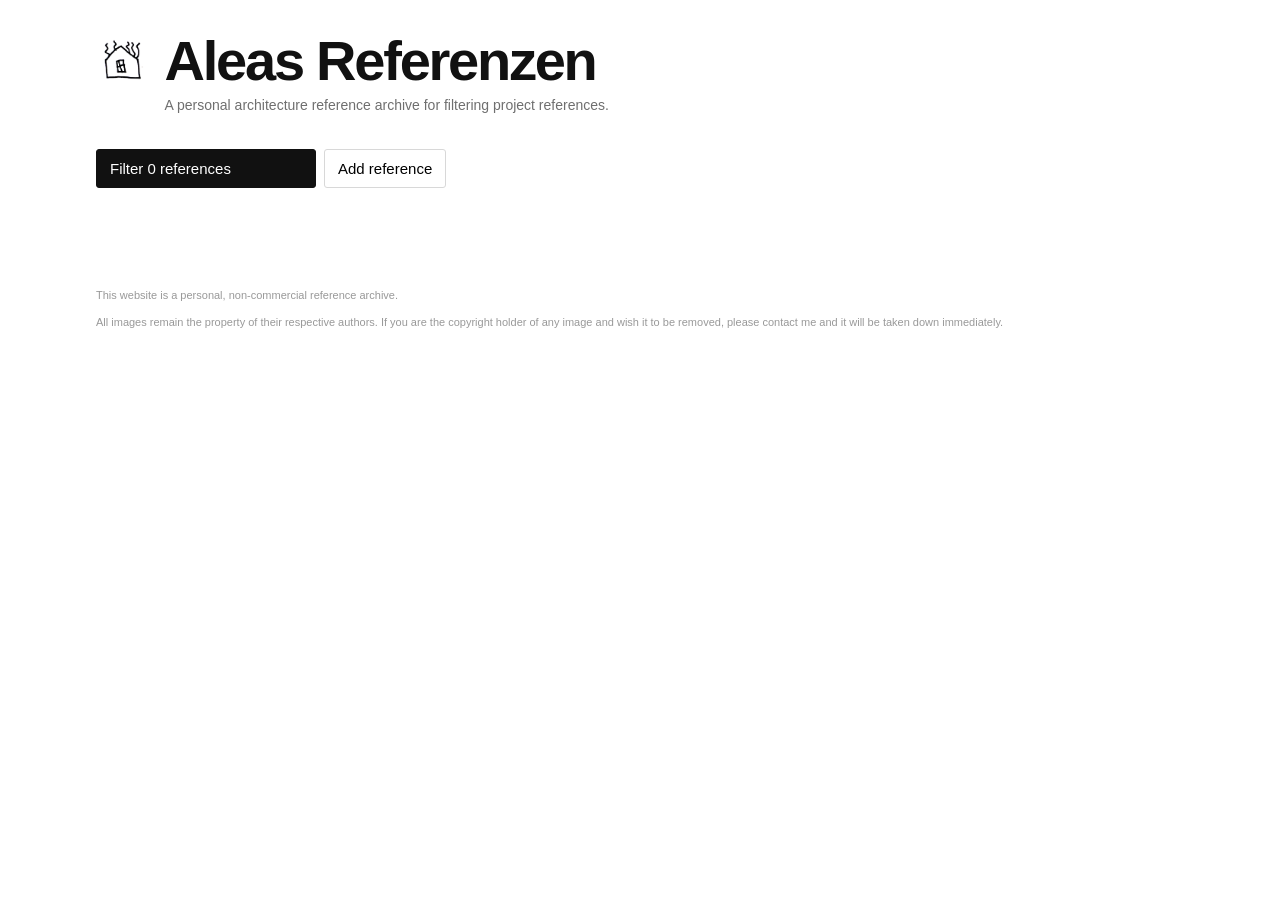
<file: index.html>
<!DOCTYPE html>
<html lang="en">
<head>
  <meta name="robots" content="noindex, nofollow">
  <meta charset="UTF-8">
  <meta name="viewport" content="width=device-width, initial-scale=1.0">
  <title>Aleas Referenzen</title>
  <link rel="stylesheet" href="style.css">
</head>
<body>

  <div class="header">
    <img src="images/logo.png" class="logo">
    <div>
      <h1>Aleas Referenzen</h1>
      <p class="site-intro">A personal architecture reference archive for filtering project references.</p>
    </div>
  </div>

  <nav class="page-actions" aria-label="Page actions">
    <button id="imageCount" class="filter-toggle" type="button">81 references</button>
    <a class="button-link" href="submit.html">Add reference</a>
  </nav>

  <div class="filters">
    <div class="filter-toolbar">
      <div class="tag-search">
        <label for="filterTagSearch">Search tags</label>
        <input id="filterTagSearch" type="search" autocomplete="off" placeholder="type a tag">
        <div id="filterTagSuggestions" class="tag-suggestions"></div>
      </div>
      <div class="tag-search project-search">
        <label for="filterProjectSearch">Search projects</label>
        <input id="filterProjectSearch" type="search" autocomplete="off" placeholder="Project, author, tag, or place">
        <div id="filterProjectResults" class="project-check-results project-search-results" aria-live="polite"></div>
      </div>
      <button id="clearFilters" type="button">Deselect all</button>
      <button id="pdfButton" class="filter-toggle" type="button">Export PDF with current filters</button>
    </div>

    <div class="filter-group" data-group="Author">
      <h2>Author</h2>
      <div class="buttons"></div>
    </div>

    <div class="filter-group" data-group="Location">
      <h2>Location</h2>
      <div class="buttons"></div>
    </div>

    <div class="filter-group" data-group="Typology">
      <h2>Typology</h2>
      <div class="buttons"></div>
    </div>

    <div class="filter-group" data-group="Elements">
      <h2>Elements</h2>
      <div class="buttons"></div>
    </div>

    <div class="filter-group" data-group="Material">
      <h2>Material</h2>
      <div class="buttons"></div>
    </div>

    <div class="filter-group more-filter" data-group="Wer hats mir gezeigt?">
      <h2>Shown by</h2>
      <div class="buttons"></div>
    </div>

    <div class="filter-group more-filter" data-group="Style">
      <h2>Style</h2>
      <div class="buttons"></div>
    </div>

    <div class="filter-group more-filter" data-group="Form">
      <h2>Form</h2>
      <div class="buttons"></div>
    </div>

    <div class="filter-group more-filter" data-group="Color">
      <h2>Color</h2>
      <div class="buttons"></div>
    </div>

    <div class="filter-group more-filter" data-group="Other">
      <h2>Other</h2>
      <div class="buttons"></div>
    </div>

  </div>

  <div id="printTags"></div>
  <div id="printPages"></div>

  <div class="gallery"></div>



  <footer class="disclaimer">
    <p>This website is a personal, non-commercial reference archive.</p>
    <p>All images remain the property of their respective authors. If you are the copyright holder of any image and wish it to be removed, please contact me and it will be taken down immediately.</p>
  </footer>

<script src="supabase-config.js"></script>
<script src="script.js"></script>

</body>
</html>
</file>
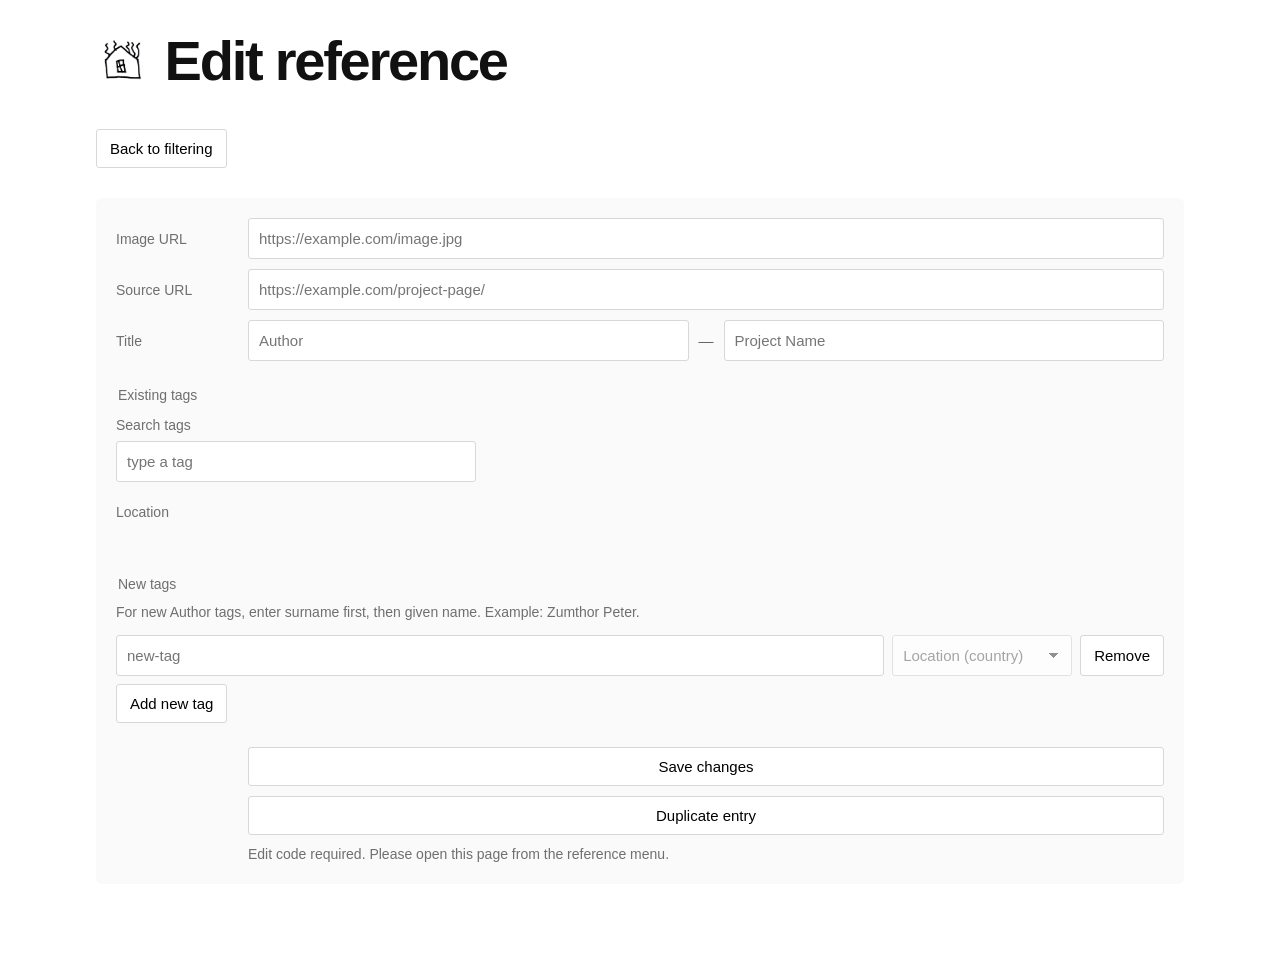
<file: edit.html>
<!DOCTYPE html>
<html lang="en">
<head>
  <meta name="robots" content="noindex, nofollow">
  <meta charset="UTF-8">
  <meta name="viewport" content="width=device-width, initial-scale=1.0">
  <title>Edit reference</title>
  <link rel="stylesheet" href="style.css">
</head>
<body class="submit-page edit-page">

  <div class="header">
    <img src="images/logo.png" class="logo">
    <h1>Edit reference</h1>
  </div>

  <nav class="page-actions" aria-label="Page actions">
    <a class="button-link" href="index.html">Back to filtering</a>
  </nav>

  <section class="submit-reference">
    <form id="submitForm">
      <label for="submitImage">Image URL</label>
      <input id="submitImage" name="image" type="url" required placeholder="https://example.com/image.jpg">

      <label for="submitSource">Source URL</label>
      <input id="submitSource" name="source" type="url" placeholder="https://example.com/project-page/">

      <label>Title</label>
      <div class="title-row submit-title-row">
        <input id="submitTitleAuthor" name="title_author" required placeholder="Author">
        <span class="title-separator">—</span>
        <input id="submitTitleProject" name="title_project" required placeholder="Project Name">
      </div>

      <fieldset class="submit-tags">
        <legend>Existing tags</legend>
        <div class="tag-search submit-tag-search">
          <label for="submitTagSearch">Search tags</label>
          <input id="submitTagSearch" type="search" autocomplete="off" placeholder="type a tag">
          <div id="submitTagSuggestions" class="tag-suggestions"></div>
        </div>
        <div id="submitTagGroups"></div>
      </fieldset>

      <fieldset class="submit-tags">
        <legend>New tags</legend>
        <p class="submit-help">For new Author tags, enter surname first, then given name. Example: Zumthor Peter.</p>
        <div id="newSubmitTagRows"></div>
        <button id="addSubmitTagRow" type="button">Add new tag</button>
      </fieldset>

      <button type="submit">Save changes</button>
      <button id="duplicateReference" type="button">Duplicate entry</button>
      <p id="submitStatus" aria-live="polite"></p>
    </form>
  </section>

  <script src="supabase-config.js"></script>
  <script src="script.js"></script>

</body>
</html>
</file>
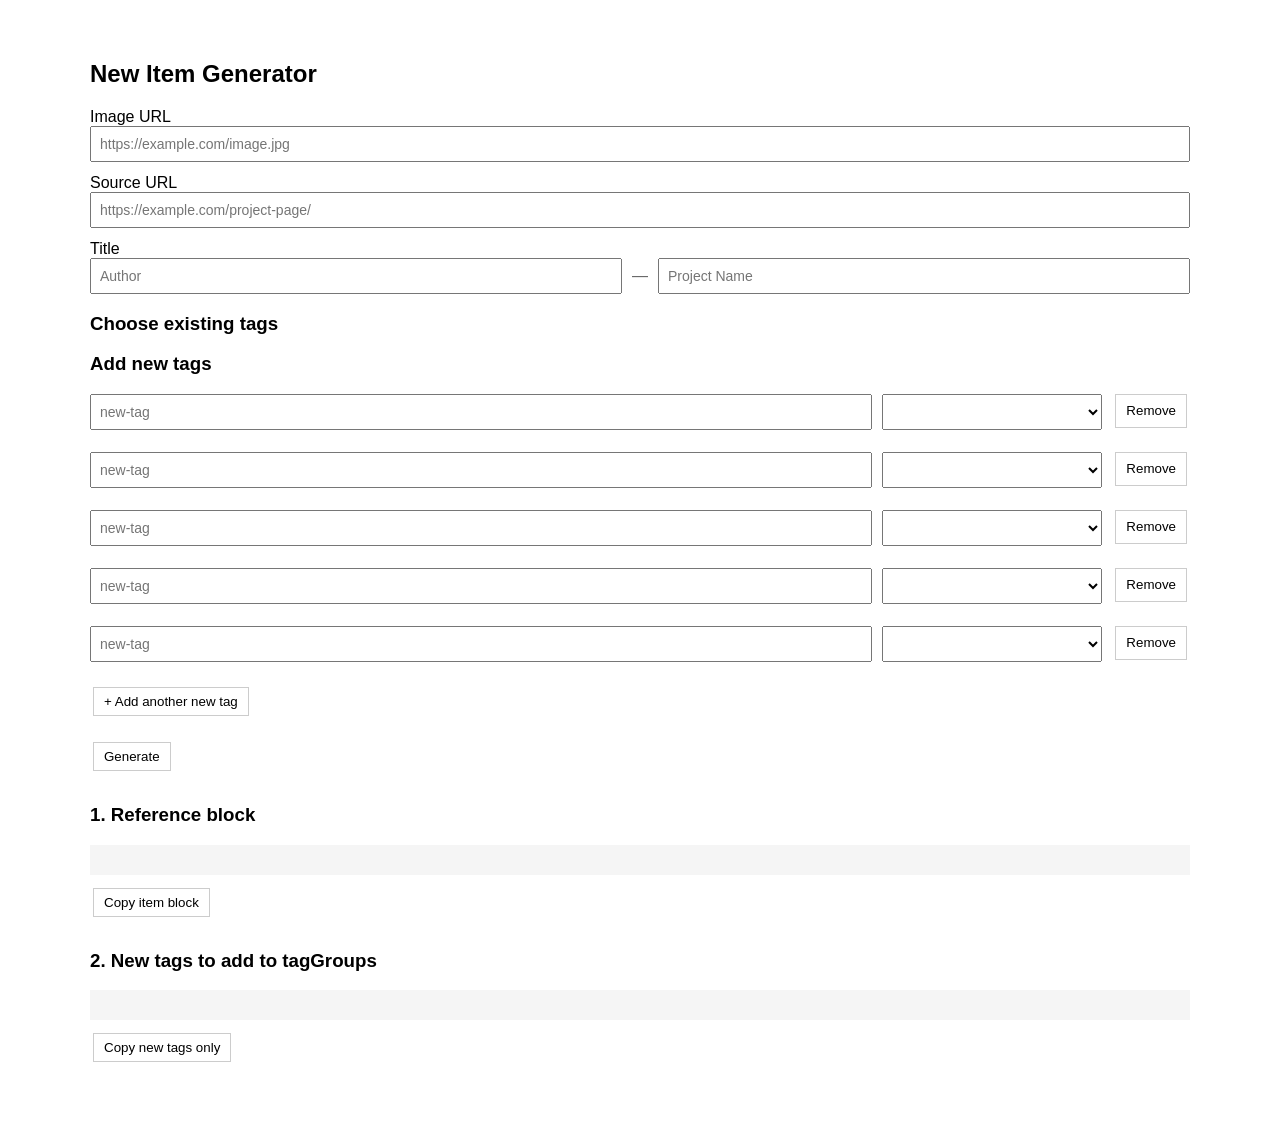
<file: helper.html>
<!DOCTYPE html>
<html lang="en">
<head>
  <meta charset="UTF-8">
  <meta name="viewport" content="width=device-width, initial-scale=1.0">
  <title>Item Generator</title>

  <style>
    body {
      font-family: Arial, sans-serif;
      padding: 40px;
      max-width: 1100px;
      margin: auto;
    }

    input, select {
      width: 100%;
      margin-bottom: 12px;
      padding: 8px;
      font-size: 14px;
      box-sizing: border-box;
    }

    button {
      padding: 6px 10px;
      cursor: pointer;
      border: 1px solid #ccc;
      background: white;
      margin: 3px;
    }

    button.selected {
      background: black;
      color: white;
    }

    .tag-group {
      margin-bottom: 20px;
    }

    .tag-group h3 {
      margin-bottom: 8px;
      font-size: 16px;
    }

    .new-tag-row {
      display: grid;
      grid-template-columns: 1fr 220px auto;
      gap: 10px;
      margin-bottom: 10px;
      align-items: start;
    }

    .title-row {
      display: grid;
      grid-template-columns: 1fr auto 1fr;
      gap: 10px;
      align-items: center;
      margin-bottom: 12px;
    }

    .title-row input {
      margin-bottom: 0;
    }

    .title-separator {
      color: #666;
    }

    .new-tag-row button {
      margin-top: 0;
      height: 34px;
    }

    pre {
      background: #f5f5f5;
      padding: 15px;
      white-space: pre-wrap;
      word-break: break-word;
      margin-bottom: 10px;
    }

    .output-section {
      margin-top: 30px;
      margin-bottom: 30px;
    }

    .helper-row {
      margin-bottom: 20px;
    }

    @media (max-width: 700px) {
      body {
        padding: 20px;
      }

      .new-tag-row,
      .title-row {
        grid-template-columns: 1fr;
      }

      .title-separator {
        display: none;
      }
    }
  </style>
</head>
<body>

  <h2>New Item Generator</h2>

  <label for="image">Image URL</label>
  <input id="image" type="url" placeholder="https://example.com/image.jpg">

  <label for="source">Source URL</label>
  <input id="source" type="url" placeholder="https://example.com/project-page/">

  <label>Title</label>
  <div class="title-row">
    <input id="titleAuthor" placeholder="Author">
    <span class="title-separator">—</span>
    <input id="titleProject" placeholder="Project Name">
  </div>

  <h3>Choose existing tags</h3>
  <div id="tagButtons"></div>

  <h3>Add new tags</h3>
  <div id="newTagRows"></div>

  <div class="helper-row">
    <button type="button" onclick="addNewTagRow()">+ Add another new tag</button>
  </div>

  <button type="button" onclick="generate()">Generate</button>

  <div class="output-section">
    <h3>1. Reference block</h3>
    <pre id="itemOutput"></pre>
    <button type="button" onclick="copyText('itemOutput')">Copy item block</button>
  </div>

  <div class="output-section">
    <h3>2. New tags to add to tagGroups</h3>
    <pre id="tagOutput"></pre>
    <button type="button" onclick="copyText('tagOutput')">Copy new tags only</button>
  </div>

  <script>
    const tagGroups = {};

    const selectedTags = new Set();
    let latestNewTagsOnly = "";

    createTagButtons();

    for (let i = 0; i < 5; i++) {
      addNewTagRow();
    }

    function flattenTags(groupData) {
      if (Array.isArray(groupData) && Array.isArray(groupData[0])) {
        return groupData.flat();
      }

      return groupData;
    }

    function getCategories() {
      return Object.keys(tagGroups);
    }

    function addNewTagRow() {
      const wrapper = document.getElementById("newTagRows");

      const row = document.createElement("div");
      row.className = "new-tag-row";

      const input = document.createElement("input");
      input.className = "newTagInput";
      input.placeholder = "new-tag";

      const select = document.createElement("select");
      select.className = "newTagCategory";

      getCategories().forEach(category => {
        const option = document.createElement("option");
        option.value = category;
        option.textContent = category;
        select.appendChild(option);
      });

      const removeButton = document.createElement("button");
      removeButton.type = "button";
      removeButton.textContent = "Remove";
      removeButton.onclick = () => row.remove();

      row.appendChild(input);
      row.appendChild(select);
      row.appendChild(removeButton);

      wrapper.appendChild(row);
    }

    function createTagButtons() {
      const wrapper = document.getElementById("tagButtons");
      wrapper.innerHTML = "";

      Object.entries(tagGroups).forEach(([groupName, groupData]) => {
        const group = document.createElement("div");
        group.className = "tag-group";

        const title = document.createElement("h3");
        title.textContent = groupName;
        group.appendChild(title);

        const tags = [...new Set(flattenTags(groupData))];

        const sortedTags = tags.sort((a, b) =>
          a.localeCompare(b, "en", { sensitivity: "base" })
        );

        sortedTags.forEach(tag => {
          const button = document.createElement("button");
          button.type = "button";
          button.textContent = tag;
          button.dataset.tag = tag;

          button.addEventListener("click", () => {
            if (selectedTags.has(tag)) {
              selectedTags.delete(tag);
              button.classList.remove("selected");
            } else {
              selectedTags.add(tag);
              button.classList.add("selected");
            }
          });

          group.appendChild(button);
        });

        wrapper.appendChild(group);
      });
    }

    function cleanTag(tag) {
      return tag
        .trim()
        .toLowerCase()
        .replace(/\s+/g, "-")
        .replace(/-+/g, "-")
        .replace(/^-|-$/g, "");
    }

    function escapeString(value) {
      return value
        .replaceAll("\\", "\\\\")
        .replaceAll('"', '\\"');
    }

    function generate() {
      const image = document.getElementById("image").value.trim();
      const source = document.getElementById("source").value.trim();
      const titleAuthor = document.getElementById("titleAuthor").value.trim();
      const titleProject = document.getElementById("titleProject").value.trim();
      const title = [titleAuthor, titleProject].filter(Boolean).join("  —  ");

      const newTagRows = document.querySelectorAll(".new-tag-row");

      const newTagsByCategory = {};
      const newTags = [];

      newTagRows.forEach(row => {
        const input = row.querySelector(".newTagInput");
        const select = row.querySelector(".newTagCategory");

        const cleaned = cleanTag(input.value);
        if (!cleaned) return;

        const category = select.value;
        const existingTags = flattenTags(tagGroups[category]);

        newTags.push(cleaned);

        if (!newTagsByCategory[category]) {
          newTagsByCategory[category] = [];
        }

        if (!existingTags.includes(cleaned)) {
          newTagsByCategory[category].push(cleaned);
        }
      });

      const allTags = [...new Set([...selectedTags, ...newTags])];

      const itemResult = `{
  image: "${escapeString(image)}",
  source: "${escapeString(source)}",
  title: "${escapeString(title)}",
  tags: [${allTags.map(tag => `"${tag}"`).join(", ")}]
},`;

      const onlyNewTags = [];

      Object.values(newTagsByCategory).forEach(tags => {
        tags.forEach(tag => {
          if (!onlyNewTags.includes(tag)) {
            onlyNewTags.push(tag);
          }
        });
      });

      latestNewTagsOnly = onlyNewTags.map(tag => `"${tag}"`).join(", ");

      let tagResult = "";

      Object.entries(newTagsByCategory).forEach(([category, tags]) => {
        const uniqueTags = [...new Set(tags)];

        if (uniqueTags.length === 0) return;

        tagResult += `${category}: ${uniqueTags.map(tag => `"${tag}"`).join(", ")}\n`;
      });

      if (!tagResult) {
        tagResult = "No new category tags needed.";
        latestNewTagsOnly = "";
      }

      document.getElementById("itemOutput").textContent = itemResult;
      document.getElementById("tagOutput").textContent = tagResult;
    }

    async function copyText(id) {
      let text;

      if (id === "tagOutput") {
        text = latestNewTagsOnly;
      } else {
        text = document.getElementById(id).textContent;
      }

      if (navigator.clipboard) {
        try {
          await navigator.clipboard.writeText(text);
          return;
        } catch (error) {
          // Fall back for local file previews or denied clipboard permissions.
        }
      }

      const textarea = document.createElement("textarea");
      textarea.value = text;
      textarea.setAttribute("readonly", "");
      textarea.style.position = "fixed";
      textarea.style.left = "-9999px";
      document.body.appendChild(textarea);
      textarea.select();
      document.execCommand("copy");
      textarea.remove();
    }
  </script>

</body>
</html>
</file>
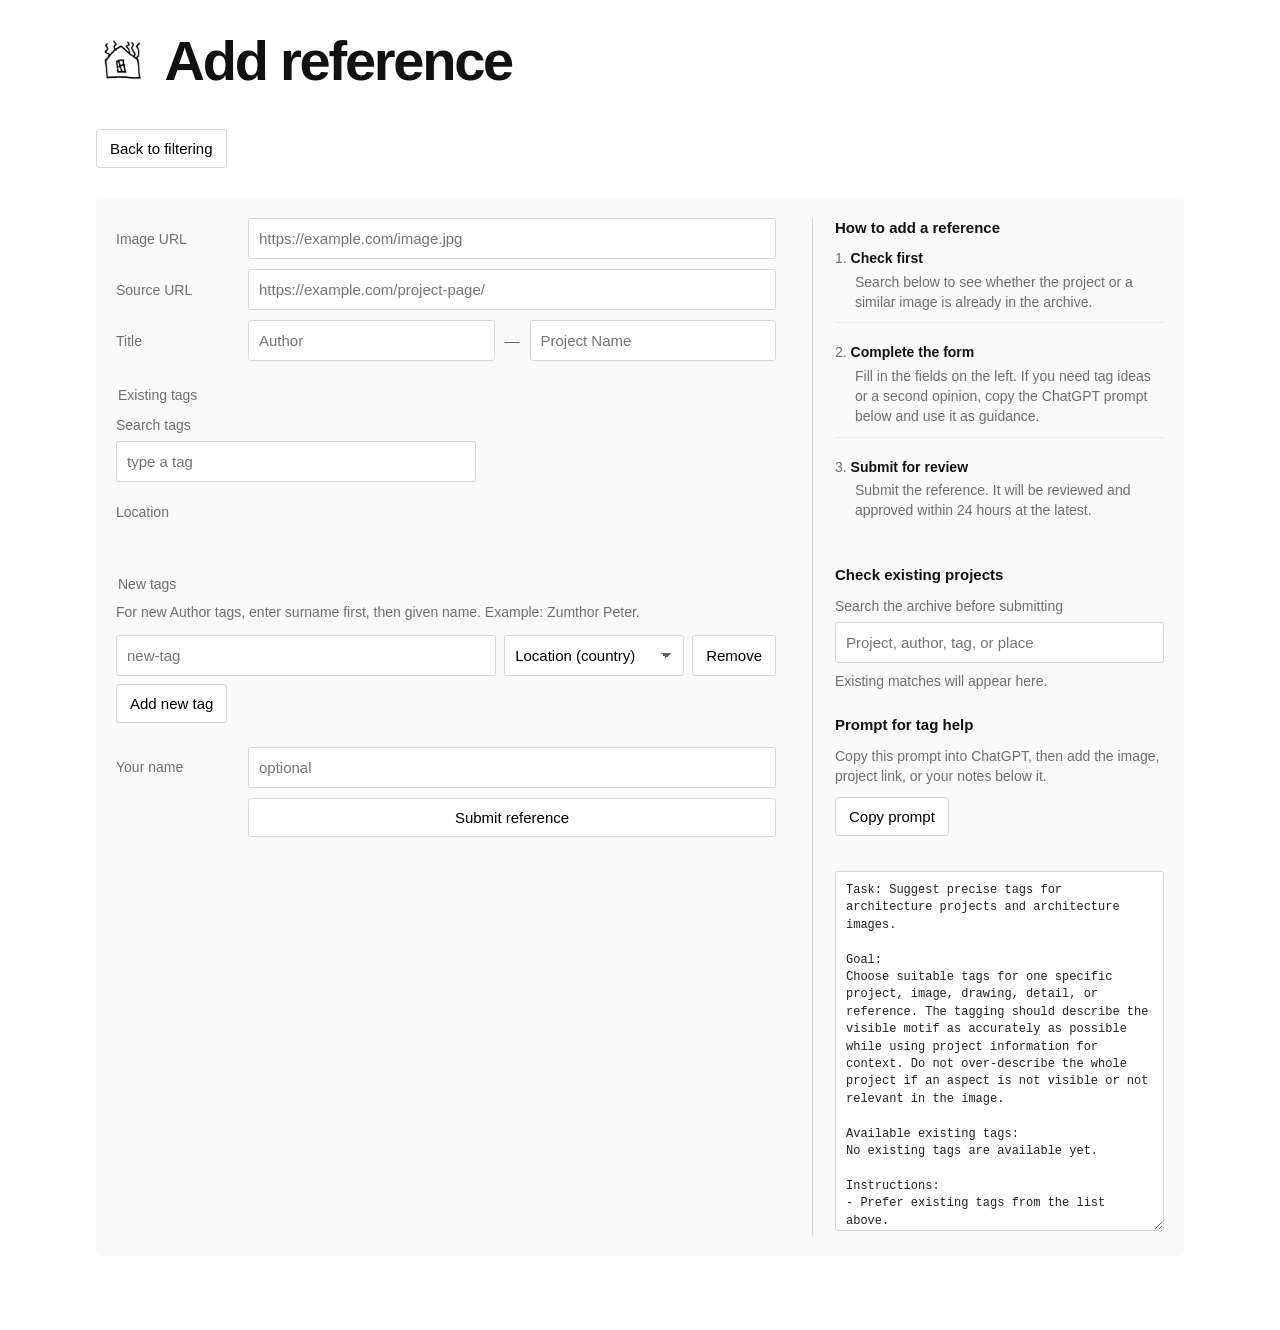
<file: submit.html>
<!DOCTYPE html>
<html lang="en">
<head>
  <meta name="robots" content="noindex, nofollow">
  <meta charset="UTF-8">
  <meta name="viewport" content="width=device-width, initial-scale=1.0">
  <title>Add reference</title>
  <link rel="stylesheet" href="style.css">
</head>
<body class="submit-page">

  <div class="header">
    <img src="images/logo.png" class="logo">
    <h1>Add reference</h1>
  </div>

  <nav class="page-actions" aria-label="Page actions">
    <a class="button-link" href="index.html">Back to filtering</a>
  </nav>

  <section class="submit-reference">
    <div class="submit-layout">
      <form id="submitForm">
        <label for="submitImage">Image URL</label>
        <input id="submitImage" name="image" type="url" required placeholder="https://example.com/image.jpg">

        <label for="submitSource">Source URL</label>
        <input id="submitSource" name="source" type="url" placeholder="https://example.com/project-page/">

        <label>Title</label>
        <div class="title-row submit-title-row">
          <input id="submitTitleAuthor" name="title_author" required placeholder="Author">
          <span class="title-separator">—</span>
          <input id="submitTitleProject" name="title_project" required placeholder="Project Name">
        </div>

        <fieldset class="submit-tags">
          <legend>Existing tags</legend>
          <div class="tag-search submit-tag-search">
            <label for="submitTagSearch">Search tags</label>
            <input id="submitTagSearch" type="search" autocomplete="off" placeholder="type a tag">
            <div id="submitTagSuggestions" class="tag-suggestions"></div>
          </div>
          <div id="submitTagGroups"></div>
        </fieldset>

        <fieldset class="submit-tags">
          <legend>New tags</legend>
          <p class="submit-help">For new Author tags, enter surname first, then given name. Example: Zumthor Peter.</p>
          <div id="newSubmitTagRows"></div>
          <button id="addSubmitTagRow" type="button">Add new tag</button>
        </fieldset>

        <label for="submitterName">Your name</label>
        <input id="submitterName" name="submitter_name" placeholder="optional" autocomplete="off">

        <button type="submit">Submit reference</button>
        <p id="submitStatus" aria-live="polite"></p>
      </form>

      <aside class="submit-guide" aria-labelledby="submitGuideTitle">
        <h2 id="submitGuideTitle">How to add a reference</h2>
        <ol class="guide-steps">
          <li>
            <strong>Check first</strong>
            <span>Search below to see whether the project or a similar image is already in the archive.</span>
          </li>
          <li>
            <strong>Complete the form</strong>
            <span>Fill in the fields on the left. If you need tag ideas or a second opinion, copy the ChatGPT prompt below and use it as guidance.</span>
          </li>
          <li>
            <strong>Submit for review</strong>
            <span>Submit the reference. It will be reviewed and approved within 24 hours at the latest.</span>
          </li>
        </ol>

        <div class="project-check">
          <h2>Check existing projects</h2>
          <label for="projectCheckSearch">Search the archive before submitting</label>
          <input id="projectCheckSearch" type="search" autocomplete="off" placeholder="Project, author, tag, or place">
          <div id="projectCheckResults" class="project-check-results" aria-live="polite"></div>
        </div>

        <div class="prompt-tools">
          <h2>Prompt for tag help</h2>
          <p>Copy this prompt into ChatGPT, then add the image, project link, or your notes below it.</p>
          <button id="copyTagPrompt" type="button">Copy prompt</button>
          <p id="copyTagPromptStatus" aria-live="polite"></p>
        </div>
        <textarea id="tagPromptText" readonly spellcheck="false"></textarea>
      </aside>
    </div>
  </section>

  <script src="supabase-config.js"></script>
  <script src="script.js"></script>

</body>
</html>
</file>
<file: style.css>
/* ----------- BASE ----------- */

:root {
  --bg: #ffffff;
  --paper: #fafafa;
  --text: #111111;
  --muted: #6f6f6f;
  --soft: #ececec;
  --soft-2: #d8d8d8;
  --soft-3: #f5f5f5;
  --dark: #111111;
}

* {
  box-sizing: border-box;
}

body {
  font-family: Arial, Helvetica, sans-serif;
  margin: 0;
  padding: 34px 96px;
  color: var(--text);
  background: var(--bg);
  font-size: 15px;
  line-height: 1.4;
}

h1 {
  font-size: clamp(38px, 5vw, 56px);
  line-height: 0.95;
  margin: 0 0 8px;
  letter-spacing: -0.04em;
  font-weight: 700;
}

a {
  color: inherit;
}

/* ----------- HEADER ----------- */
.header {
  display: flex;
  align-items: flex-start;
  gap: 18px;
  max-width: 980px;
  margin-bottom: 30px;
}

.logo {
  height: 50px;
  width: auto;
  flex: 0 0 auto;
  margin-top: 2px;
}

#imageCount,
#pdfButton {
  border-color: #111;
  background: #111;
  color: white;
  font-size: 15px;
  min-width: 220px;
}

#imageCount:hover,
#pdfButton:hover {
  background: #2c2c2c;
  color: white;
}

.filter-toggle {
  min-width: 0;
  text-align: left;
}

.site-intro {
  max-width: 760px;
  margin: 0;
  font-size: 14px;
  line-height: 1.45;
  color: var(--muted);
}

/* ----------- BUTTONS ----------- */

button {
  padding: 8px 13px;
  cursor: pointer;
  border: 1px solid var(--soft-2);
  background: white;
  color: black;
  font: inherit;
  border-radius: 3px;
  transition:
    background 0.15s ease,
    border-color 0.15s ease,
    color 0.15s ease;
}

button:hover {
  background: var(--soft-3);
  border-color: #bdbdbd;
}

.button-link {
  display: inline-block;
  padding: 8px 13px;
  border: 1px solid var(--soft-2);
  background: white;
  color: black;
  font: inherit;
  text-decoration: none;
  border-radius: 3px;
  transition:
    background 0.15s ease,
    border-color 0.15s ease,
    color 0.15s ease;
}

.button-link:hover {
  background: var(--soft-3);
  border-color: #bdbdbd;
}

.page-actions {
  display: flex;
  flex-wrap: wrap;
  align-items: center;
  gap: 8px;
  padding: 4px 0 10px;
  margin-bottom: 20px;
  border: 0;
}

button.selected,
.selected {
  background: black;
  color: white;
  border-color: black;
}

/* ----------- FILTERS ----------- */

.filters {
  display: none;
  grid-template-columns: 180px 1fr;
  gap: 6px 22px;
  padding: 4px 0 12px;
  margin-bottom: 20px;
  border: 0;
}

.filters.open {
  display: grid;
}

.filter-group {
  display: contents;
}

.filter-toolbar {
  grid-column: 1 / -1;
  display: flex;
  align-items: flex-end;
  justify-content: flex-start;
  flex-wrap: wrap;
  gap: 8px;
  min-height: 32px;
  margin-bottom: 8px;
}

.tag-search {
  position: relative;
  width: min(360px, 100%);
  margin-left: 0;
}

.tag-search label {
  display: block;
  margin-bottom: 5px;
  font-size: 14px;
  line-height: 1.45;
  color: var(--muted);
}

.tag-search input {
  width: 100%;
  padding: 9px 10px;
  border: 1px solid var(--soft-2);
  border-radius: 3px;
  background: white;
  font: inherit;
  box-sizing: border-box;
}

.tag-search input:focus,
.project-search input:focus,
.submit-reference input:focus,
.submit-reference select:focus {
  outline: none;
  border-color: #111;
}

.tag-suggestions {
  position: absolute;
  z-index: 10;
  display: none;
  width: 100%;
  max-height: 220px;
  overflow: auto;
  border: 1px solid var(--soft-2);
  border-top: 0;
  background: white;
  box-sizing: border-box;
}

.tag-suggestions.open {
  display: block;
}

.tag-suggestions button {
  display: flex;
  align-items: baseline;
  justify-content: space-between;
  gap: 10px;
  width: 100%;
  padding: 10px 12px;
  border: 0;
  border-bottom: 1px solid #f0f0f0;
  border-radius: 0;
  text-align: left;
  background: white;
}

.tag-suggestions button:last-child {
  border-bottom: 0;
}

.tag-suggestions button.active,
.tag-suggestions button.selected {
  background: black;
  color: white;
}

.tag-suggestions button.active .suggestion-category,
.tag-suggestions button.selected .suggestion-category {
  color: #d8d8d8;
}

.suggestion-tag {
  font-size: 15px;
}

.suggestion-category {
  flex: 0 0 auto;
  font-size: 11px;
  color: #8a8a8a;
}

#clearFilters,
#pdfButton {
  display: none;
}

#clearFilters.visible,
#pdfButton.visible {
  display: inline-block;
}

.filter-group h2 {
  grid-column: 1;
  margin: 3px 0 0;
  font-size: 14px;
  font-weight: 400;
  line-height: 1.45;
  color: var(--muted);
  cursor: pointer;
}

.filter-group h2:hover,
.filter-group.pinned h2 {
  color: #111;
}

.filter-group .buttons {
  grid-column: 2;
  display: none;
  flex-wrap: wrap;
  gap: 6px;
}

.filter-group.pinned .buttons {
  display: flex;
  margin-bottom: 10px;
}

.filter-group .buttons button {
  padding: 5px 8px;
  font-size: 14px;
  border-color: var(--soft-2);
  background: #fff;
}

.filter-group .buttons button.selected,
.submit-tag-buttons button.selected {
  background: black;
  color: white;
  border-color: black;
}

.tag-spacer {
  flex-basis: 100%;
  height: 1px;
  margin: 4px 0;
}

/* ----------- SUBMIT FORM ----------- */

.submit-reference {
  width: 100%;
  max-width: 1200px;
  margin-bottom: 40px;
  padding: 20px;
  background: var(--paper);
  border-radius: 6px;
}

.submit-page .submit-reference {
  margin-top: 10px;
}

.submit-layout {
  display: grid;
  grid-template-columns: minmax(0, 660px) minmax(320px, 1fr);
  gap: 36px;
  align-items: start;
}

.submit-layout > form,
.submit-guide {
  min-width: 0;
}

.submit-reference h2 {
  margin: 0 0 14px;
  font-size: 15px;
}

.submit-reference form {
  display: grid;
  grid-template-columns: 120px 1fr;
  gap: 10px 12px;
  align-items: center;
}

.submit-reference label {
  font-size: 14px;
  line-height: 1.45;
  color: var(--muted);
}

.submit-reference input,
.submit-reference select {
  width: 100%;
  padding: 9px 10px;
  border: 1px solid var(--soft-2);
  border-radius: 3px;
  font: inherit;
  background: white;
  box-sizing: border-box;
}

.submit-reference select {
  appearance: none;
  padding-right: 34px;
  background-image:
    linear-gradient(45deg, transparent 50%, #666 50%),
    linear-gradient(135deg, #666 50%, transparent 50%);
  background-position:
    calc(100% - 17px) 50%,
    calc(100% - 12px) 50%;
  background-size: 5px 5px, 5px 5px;
  background-repeat: no-repeat;
}

.project-check {
  margin: 26px 0 24px;
}

.project-check label {
  display: block;
  margin-bottom: 6px;
}

.project-check input {
  width: 100%;
}

.project-check-results {
  min-height: 20px;
  margin-top: 8px;
}

.project-search-results {
  position: absolute;
  z-index: 9;
  display: none;
  width: 100%;
  max-height: 300px;
  overflow: auto;
  padding: 0 10px;
  border: 1px solid var(--soft-2);
  border-top: 0;
  background: white;
}

.project-search-results.open {
  display: block;
}

.project-check-results p {
  margin: 0;
}

.project-check-results ul {
  margin: 0;
  padding: 0;
  list-style: none;
}

.project-check-results li {
  display: grid;
  grid-template-columns: 42px 1fr;
  gap: 9px;
  align-items: start;
  padding: 8px 0;
  border-bottom: 1px solid var(--soft);
}

.project-check-results li:last-child {
  border-bottom: 0;
}

.project-jump-result {
  cursor: pointer;
}

.project-jump-result:hover,
.project-jump-result:focus {
  background: var(--soft-3);
  outline: none;
}

.project-check-results a,
.project-check-results span {
  display: block;
  font-size: 14px;
  line-height: 1.35;
}

.project-check-thumb {
  width: 42px;
  aspect-ratio: 1;
  object-fit: cover;
  border: 1px solid var(--soft-2);
  border-radius: 3px;
  background: white;
}

.project-check-results small {
  display: block;
  margin-top: 2px;
  font-size: 12px;
  line-height: 1.35;
  color: var(--muted);
}

.title-row {
  display: grid;
  grid-template-columns: 1fr auto 1fr;
  gap: 10px;
  align-items: center;
}

.submit-title-row {
  grid-column: 2;
}

.title-separator {
  color: #666;
}

.submit-tags {
  grid-column: 1 / -1;
  margin: 14px 0;
  padding: 0;
  border: 0;
}

.submit-tags legend {
  margin-bottom: 10px;
  font-size: 14px;
  line-height: 1.45;
  color: var(--muted);
}

.submit-help {
  max-width: 680px;
  margin: -2px 0 12px;
  font-size: 14px;
  line-height: 1.45;
  color: var(--muted);
}

.submit-tag-search {
  margin-bottom: 16px;
}

.submit-tag-group {
  display: grid;
  grid-template-columns: 120px 1fr;
  gap: 8px 12px;
  margin-bottom: 14px;
}

.submit-tag-group h2 {
  margin: 4px 0 0;
  font-size: 14px;
  line-height: 1.45;
  font-weight: normal;
  color: var(--muted);
}

.submit-tag-buttons {
  display: flex;
  flex-wrap: wrap;
  gap: 6px;
}

.submit-tag-buttons button {
  padding: 5px 8px;
  font-size: 14px;
  border-color: var(--soft-2);
}

.new-submit-tag-row {
  display: grid;
  grid-template-columns: 1fr 180px auto;
  gap: 8px;
  margin-bottom: 8px;
}

.submit-reference form > button,
.submit-reference form > p {
  grid-column: 2;
}

.submit-reference form > p {
  min-height: 18px;
  margin: 0;
  font-size: 14px;
  color: var(--muted);
}

.submit-guide {
  position: sticky;
  top: 18px;
  padding-left: 22px;
  border-left: 1px solid var(--soft-2);
  max-width: 460px;
}

.submit-guide h2 {
  margin: 0 0 10px;
  font-size: 15px;
  line-height: 1.35;
}

.submit-guide ol {
  margin: 0 0 22px 18px;
  padding: 0;
}

.guide-steps {
  display: grid;
  gap: 10px;
  margin-left: 0 !important;
  list-style-position: inside;
}

.guide-steps li {
  padding: 0 0 10px;
  border-bottom: 1px solid var(--soft);
}

.guide-steps li:last-child {
  border-bottom: 0;
}

.guide-steps strong {
  display: inline;
  color: var(--text);
}

.guide-steps span {
  display: block;
  margin-top: 3px;
  padding-left: 20px;
}

.submit-guide li,
.submit-guide p {
  margin: 0 0 9px;
  font-size: 14px;
  line-height: 1.45;
  color: var(--muted);
}

.prompt-tools {
  margin-top: 24px;
}

.prompt-tools button {
  margin: 2px 0 8px;
}

#copyTagPromptStatus {
  min-height: 18px;
}

#tagPromptText {
  width: 100%;
  min-height: 360px;
  padding: 10px;
  border: 1px solid var(--soft-2);
  border-radius: 3px;
  box-sizing: border-box;
  resize: vertical;
  font: 12px/1.45 ui-monospace, SFMono-Regular, Menlo, Consolas, monospace;
  color: #222;
  background: white;
}

@media (max-width: 1100px) {
  .submit-reference {
    max-width: 820px;
  }

  .submit-layout {
    grid-template-columns: 1fr;
    gap: 24px;
  }

  .submit-guide {
    position: static;
    max-width: none;
    padding-top: 22px;
    padding-left: 0;
    border-top: 1px solid var(--soft-2);
    border-left: 0;
  }
}

/* ----------- MASONRY GALLERY ----------- */

.gallery {
  column-count: 5;
  column-gap: 10px;
}

/* ----------- ITEMS ----------- */

.item {
  position: relative;
  display: inline-block;
  width: 100%;
  vertical-align: top;
  break-inside: avoid;
  -webkit-column-break-inside: avoid;
  page-break-inside: avoid;
  margin: 0 0 10px;
  overflow: hidden;
}

.item a {
  display: block;
  color: inherit;
  text-decoration: none;
}

/* ----------- IMAGES ----------- */

.item img {
  width: 100%;
  height: auto;
  display: block;
  transition: opacity 0.2s ease;
}

/* ----------- HOVER LABEL ----------- */

.item p {
  position: absolute;
  left: 50%;
  bottom: 12px;
  transform: translateX(-50%);
  margin: 0;
  padding: 6px 8px;
  font-size: 12px;
  line-height: 1.25;
  background: rgba(255, 255, 255, 0.94);
  color: black;
  border-radius: 3px;
  opacity: 0;
  transition: 0.2s;
  pointer-events: none;
  width: max-content;
  max-width: calc(100% - 20px);
}

.item:hover img {
  opacity: 0.6;
}

.item:hover p {
  opacity: 1;
}

.item-tags {
  position: absolute;
  top: 8px;
  right: 8px;
  z-index: 2;
  opacity: 0;
  pointer-events: auto;
  transition: opacity 0.2s ease;
}

.item-tags-dots {
  display: block;
  width: 24px;
  height: 24px;
  border-radius: 3px;
  background: rgba(255, 255, 255, 0.94);
  color: black;
  font-size: 18px;
  line-height: 22px;
  text-align: center;
}

.item-tags-panel {
  position: absolute;
  top: 24px;
  right: 0;
  width: max-content;
  max-width: min(280px, calc(100vw - 48px));
  opacity: 0;
  pointer-events: none;
  transition: opacity 0.2s ease;
}

.item-tags-list {
  padding: 6px 7px;
  border-radius: 3px;
  background: rgba(255, 255, 255, 0.96);
  font-size: 11px;
  line-height: 1.35;
  color: black;
  text-align: right;
}

.item-menu-button {
  display: block;
  width: 100%;
  margin-top: 4px;
  padding: 5px 7px;
  background: white;
  font-size: 11px;
}

.item:hover .item-tags {
  opacity: 1;
}

.item-tags:hover .item-tags-panel {
  opacity: 1;
  pointer-events: auto;
}

/* ----------- FILTER RESULT ----------- */

.dim {
  display: none;
}

.jump-highlight img {
  outline: 3px solid #111;
  outline-offset: 3px;
}

/* ----------- DISCLAIMER ----------- */

.disclaimer {
  margin-top: 70px;
  padding-top: 0;
  font-size: 11px;
  color: #999;
  font-family: inherit;
}

/* ----------- MOBILE NOTICE ----------- */

.mobile-notice {
  position: fixed;
  inset: 0;
  z-index: 1000;
  display: none;
  align-items: center;
  justify-content: center;
  padding: 20px;
  background: rgba(255, 255, 255, 0.72);
}

.mobile-notice.visible {
  display: flex;
}

.mobile-notice-dialog {
  width: min(100%, 340px);
  padding: 18px;
  border: 1px solid var(--soft-2);
  border-radius: 6px;
  background: white;
}

.mobile-notice-dialog p {
  margin: 0 0 14px;
  font-size: 14px;
  line-height: 1.45;
  color: var(--muted);
}

/* ----------- RESPONSIVE ----------- */

@media (max-width: 1200px) {
  body {
    padding: 30px 64px;
  }

  .gallery {
    column-count: 4;
  }
}

@media (max-width: 900px) {
  body {
    padding: 28px 36px;
  }

  h1 {
    font-size: 36px;
  }

  .header {
    align-items: flex-start;
  }

  .gallery {
    column-count: 3;
  }

  .filters {
    grid-template-columns: 140px 1fr;
  }

  .filter-toolbar {
    grid-column: 1 / -1;
  }
}

@media (max-width: 600px) {
  body {
    padding: 20px;
  }

  h1 {
    font-size: 32px;
  }

  .header {
    gap: 12px;
    margin-bottom: 22px;
  }

  .logo {
    height: 42px;
    margin-top: 0;
  }

  .gallery {
    column-count: 2;
    column-gap: 8px;
  }

  .item {
    margin-bottom: 8px;
  }

  .filters {
    grid-template-columns: 1fr;
  }

  .filter-toggle {
    width: 100%;
  }

  .page-actions {
    align-items: stretch;
  }

  .button-link {
    text-align: center;
  }

  .filter-toolbar {
    grid-column: 1;
    justify-content: flex-start;
    flex-wrap: wrap;
  }

  .tag-search {
    width: 100%;
    margin-left: 0;
  }

  .submit-reference form {
    grid-template-columns: 1fr;
  }

  .submit-layout {
    grid-template-columns: 1fr;
    gap: 24px;
  }

  .submit-guide {
    position: static;
    padding-left: 0;
    border-left: 0;
  }

  .submit-title-row {
    grid-column: 1;
    grid-template-columns: 1fr;
  }

  .title-separator {
    display: none;
  }

  .submit-reference form > button,
  .submit-reference form > p {
    grid-column: 1;
  }

  .submit-tag-group,
  .new-submit-tag-row {
    grid-template-columns: 1fr;
  }

  .filter-group {
    display: block;
  }

  .filter-group h2 {
    margin-top: 14px;
  }

  .filter-group .buttons {
    display: none;
  }

  .filter-group.pinned .buttons {
    display: flex;
  }
}

/* ----------- PRINT / PDF EXPORT ----------- */

@page {
  size: A4 portrait;
  margin: 0;
}

#printTags {
  display: none;
}

#printPages {
  display: none;
}

@media print {
  html,
  body {
    padding: 0 !important;
    margin: 0 !important;
    width: auto !important;
    height: auto !important;
    background: white !important;
  }

  .header,
  .filters,
  .disclaimer,
  .submit-reference,
  .page-actions,
  .mobile-notice,
  #pdfButton {
    display: none !important;
  }

  #printTags {
    display: none !important;
  }

  .gallery {
    display: none !important;
  }

  #printPages {
    display: block !important;
  }

  .print-page {
    display: flex !important;
    flex-direction: column !important;
    justify-content: flex-start !important;
    width: 210mm !important;
    height: 297mm !important;
    padding: 12mm 18mm 14mm !important;
    margin: 0 !important;
    box-sizing: border-box !important;
    overflow: hidden !important;

    break-inside: avoid !important;
    page-break-inside: avoid !important;
  }

  .print-page-tags {
    display: block !important;
    width: 100% !important;
    margin: 0 0 8mm !important;
    padding: 0 !important;
    box-sizing: border-box !important;
    font-size: 8pt !important;
    line-height: 1.2 !important;
    color: black !important;
    background: white !important;
  }

  .print-grid {
    display: grid !important;
    grid-template-columns: repeat(2, 1fr) !important;
    grid-template-rows: repeat(3, 80mm) !important;
    align-items: center !important;
    justify-items: center !important;
    gap: 4mm 8mm !important;
    width: 100% !important;
    margin: 0 auto !important;
    padding: 0 !important;
    box-sizing: border-box !important;
  }

  .print-card {
    display: flex !important;
    flex-direction: column !important;
    align-items: center !important;
    justify-content: center !important;

    width: 100% !important;
    height: 80mm !important;

    margin: 0 !important;
    padding: 0 !important;
    box-sizing: border-box !important;
    overflow: hidden !important;

    break-inside: avoid !important;
    page-break-inside: avoid !important;
  }

  .print-card img {
    width: 100% !important;
    height: 70mm !important;

    display: block !important;
    object-fit: contain !important;
  }

  .print-card p {
    position: static !important;

    display: block !important;
    opacity: 1 !important;

    margin: 2mm 0 0 0 !important;
    padding: 0 !important;

    width: 100% !important;
    max-width: 100% !important;

    background: transparent !important;
    color: black !important;

    font-size: 6.5pt !important;
    line-height: 1.15 !important;
    text-align: center !important;

    pointer-events: none !important;
  }
}
</file>
